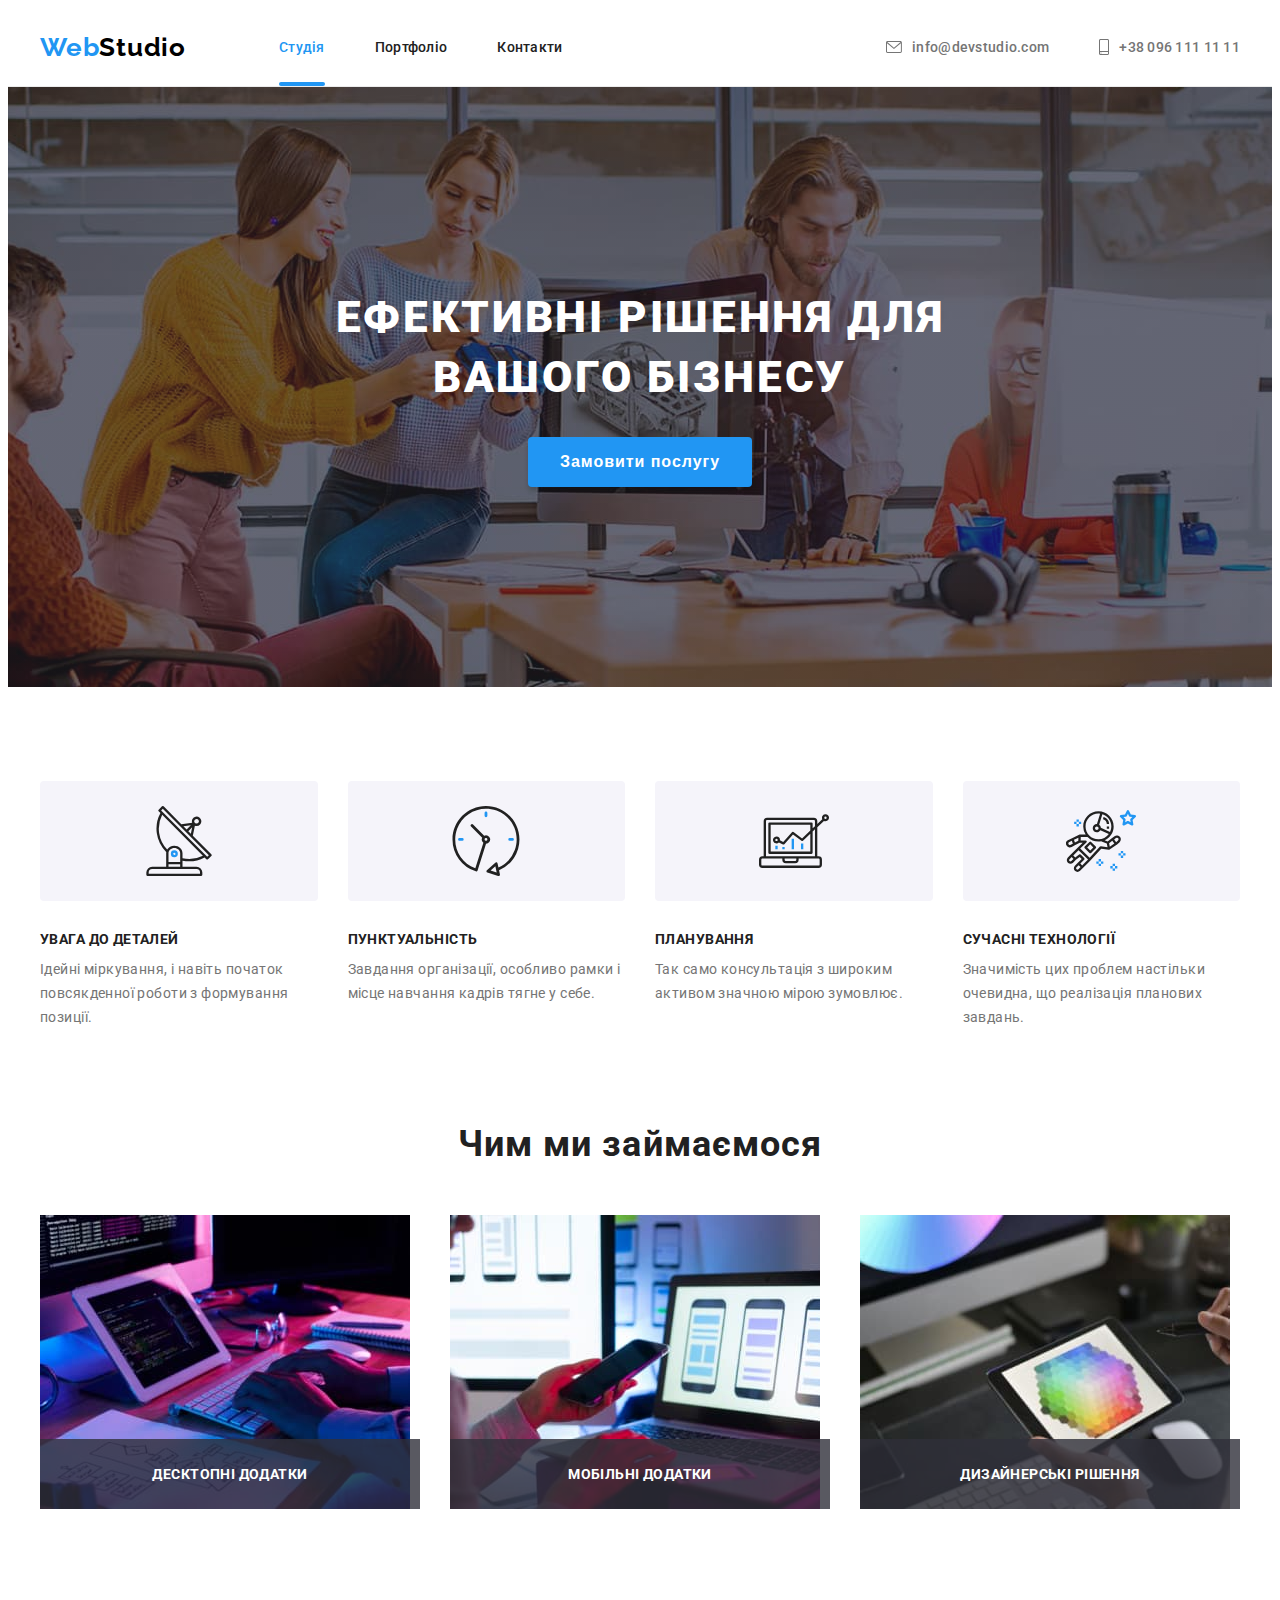
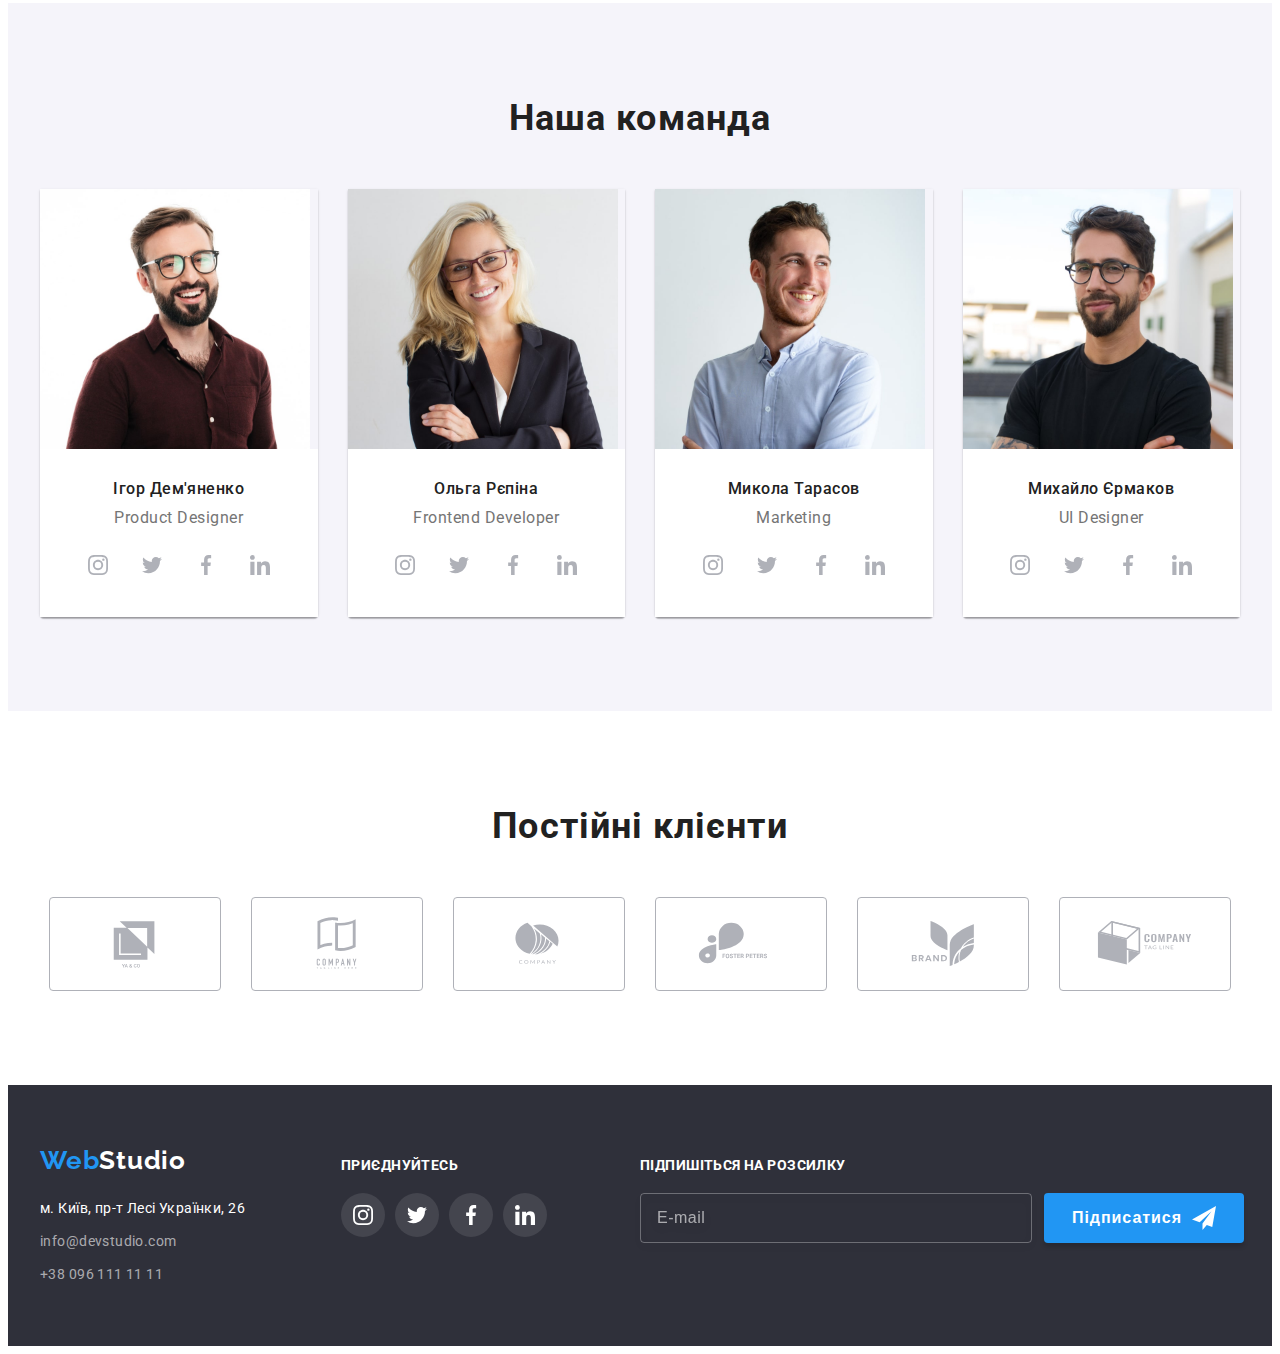
<file: index.html>
<!DOCTYPE html>
<html lang="uk">
  <head>
    <meta charset="UTF-8" />
    <meta http-equiv="X-UA-Compatible" content="IE=edge" />
    <meta name="viewport" content="width=device-width, initial-scale=1.0" />
    <title>Студія</title>

    <!-- Fonts -->
    <link rel="preconnect" href="https://fonts.googleapis.com" />
    <link rel="preconnect" href="https://fonts.gstatic.com" crossorigin />
    <link
      href="https://fonts.googleapis.com/css2?family=Raleway:wght@700&family=Roboto:wght@400;500;700;900&display=swap"
      rel="stylesheet"
    />

    <!--Modern-normalize-->
    <link
      rel="stylesheet"
      href="https://cdnjs.cloudflare.com/ajax/libs/modern-normalize/1.1.0/modern-normalize.min.css"
      integrity="sha512-wpPYUAdjBVSE4KJnH1VR1HeZfpl1ub8YT/NKx4PuQ5NmX2tKuGu6U/JRp5y+Y8XG2tV+wKQpNHVUX03MfMFn9Q=="
      crossorigin="anonymous"
      referrerpolicy="no-referrer"
    />

    <!-- Custom styles -->
    <link rel="stylesheet" href="./css/main.min.css" />
  </head>
  <body>
    <!-- Header section -->
    <header class="header">
      <div class="container header__container">
        <a href="./index.html" class="logo link"
          >Web<span class="logo--black">Studio</span></a
        >
        <nav>
          <ul class="header-nav__list list">
            <li class="header-nav__item">
              <a
                href="./index.html"
                class="header-nav--current header-nav__link link"
                >Студія</a
              >
            </li>
            <li class="header-nav__item">
              <a href="./portfolio.html" class="header-nav__link link"
                >Портфоліо</a
              >
            </li>
            <li class="header-nav__item">
              <a href="" class="header-nav__link link">Контакти</a>
            </li>
          </ul>
        </nav>

        <ul class="header__contact-list list">
          <li class="header-nav__item">
            <a
              href="email:info@devstudio.com"
              class="header__contact-link link"
            >
              <svg class="header__contact-icon" width="16" height="12">
                <use href="./img/icons.svg#icon-email"></use>
              </svg>
              info@devstudio.com
            </a>
          </li>
          <li class="header-nav__item">
            <a href="tel:+380961111111" class="header__contact-link link"
              ><svg class="header__contact-icon" width="10" height="16">
                <use href="./img/icons.svg#icon-smartphone"></use>
              </svg>
              +38 096 111 11 11</a
            >
          </li>
        </ul>
      </div>
    </header>

    <!-- Main section -->
    <main>
      <!--Герой-->
      <section class="hero">
        <div class="hero-container container">
          <h1 class="hero__title">Ефективні рішення для вашого бізнесу</h1>
          <button type="button" class="hero__btn btn" data-modal-open>
            Замовити послугу
          </button>
        </div>
      </section>

      <!--Особливості-->
      <section class="features">
        <div class="container">
          <h2 class="features__title" hidden>decision</h2>
          <ul class="features__list list">
            <li class="features__item">
              <div class="features__wrapper">
                <svg class="features__icon" width="70" height="70">
                  <use href="./img/icons.svg#icon-antenna"></use>
                </svg>
              </div>
              <h3 class="features__subtitle">УВАГА ДО ДЕТАЛЕЙ</h3>
              <p class="features__text">
                Ідейні міркування, і навіть початок повсякденної роботи з
                формування позиції.
              </p>
            </li>
            <li class="features__item">
              <div class="features__wrapper">
                <svg class="features__icon" width="70" height="70">
                  <use href="./img/icons.svg#icon-clock"></use>
                </svg>
              </div>
              <h3 class="features__subtitle">ПУНКТУАЛЬНІСТЬ</h3>
              <p class="features__text">
                Завдання організації, особливо рамки і місце навчання кадрів
                тягне у себе.
              </p>
            </li>
            <li class="features__item">
              <div class="features__wrapper">
                <svg class="features__icon" width="70" height="70">
                  <use href="./img/icons.svg#icon-diagram"></use>
                </svg>
              </div>
              <h3 class="features__subtitle">ПЛАНУВАННЯ</h3>
              <p class="features__text">
                Так само консультація з широким активом значною мірою зумовлює.
              </p>
            </li>
            <li class="features__item">
              <div class="features__wrapper">
                <svg class="features__icon" width="70" height="70">
                  <use href="./img/icons.svg#icon-astronaut"></use>
                </svg>
              </div>
              <h3 class="features__subtitle">СУЧАСНІ ТЕХНОЛОГІЇ</h3>
              <p class="features__text">
                Значимість цих проблем настільки очевидна, що реалізація
                планових завдань.
              </p>
            </li>
          </ul>
        </div>
      </section>

      <!--Чим ми займаємося-->
      <section class="work section">
        <div class="container">
          <h2 class="work__title title">Чим ми займаємося</h2>
          <ul class="work__list list">
            <li class="work__item">
              <img
                src="./img/about-img-1.jpg"
                alt="studio-work"
                width="370"
                height="294"
              />
              <div class="work__overlay">
                <p class="work__ovarlay-text">Десктопні додатки</p>
              </div>
            </li>
            <li class="work__item">
              <img
                src="./img/about-img-2.jpg"
                alt="studio-work"
                width="370"
                height="294"
              />
              <div class="work__overlay">
                <p class="work__ovarlay-text">Мобільні додатки</p>
              </div>
            </li>
            <li class="work__item">
              <img
                src="./img/about-img-3.jpg"
                alt="studio-work"
                width="370"
                height="294"
              />
              <div class="work__overlay">
                <p class="work__ovarlay-text">Дизайнерські рішення</p>
              </div>
            </li>
          </ul>
        </div>
      </section>

      <!--Наша команда-->
      <section class="team">
        <div class="container">
          <h2 class="team__title title">Наша команда</h2>
          <ul class="team__list list">
            <li class="team__card-item">
              <img
                src="./img/team-card-1.jpg"
                alt="team-card"
                width="270"
                height="260"
              />
              <div class="team__wrappe">
                <h3 class="team__subtitle">Ігор Дем'яненко</h3>
                <p class="team__text" lang="en">Product Designer</p>

                <ul class="socials list">
                  <li class="socials__item">
                    <a
                      class="social__link link"
                      href="https://www.instagram.com"
                      target="_blank"
                      rel="noopener noreferrer"
                      aria-label="Instagram"
                    >
                      <svg class="socials__icon" width="20" height="20">
                        <use href="./img/icons.svg#icon-instagram"></use>
                      </svg>
                    </a>
                  </li>
                  <li class="socials__item">
                    <a
                      class="social__link link"
                      href="https://twitter.com"
                      target="_blank"
                      rel="noopener noreferrer"
                      aria-label="Twitter"
                    >
                      <svg class="socials__icon" width="20" height="20">
                        <use href="./img/icons.svg#icon-twitter"></use>
                      </svg>
                    </a>
                  </li>
                  <li class="socials__item">
                    <a
                      class="social__link link"
                      href="https://facebook.com"
                      target="_blank"
                      rel="noopener noreferrer"
                      aria-label="Facebook"
                    >
                      <svg class="socials__icon" width="20" height="20">
                        <use href="./img/icons.svg#icon-facebook"></use>
                      </svg>
                    </a>
                  </li>
                  <li class="socials__item">
                    <a
                      class="social__link link"
                      href="https://www.linkedin.com/"
                      target="_blank"
                      rel="noopener noreferrer"
                      aria-label="Linkedin"
                    >
                      <svg class="socials__icon" width="20" height="20">
                        <use href="./img/icons.svg#icon-linkedin"></use>
                      </svg>
                    </a>
                  </li>
                </ul>
              </div>
            </li>
            <li class="team__card-item">
              <img
                src="./img/team-card-2.jpg"
                alt="team-card"
                width="270"
                height="260"
              />
              <div class="team__wrappe">
                <h3 class="team__subtitle">Ольга Рєпіна</h3>
                <p class="team__text" lang="en">Frontend Developer</p>

                <ul class="socials list">
                  <li class="socials__item">
                    <a
                      class="social__link link"
                      href="https://www.instagram.com"
                      target="_blank"
                      rel="noopener noreferrer"
                      aria-label="Instagram"
                    >
                      <svg class="socials__icon" width="20" height="20">
                        <use href="./img/icons.svg#icon-instagram"></use>
                      </svg>
                    </a>
                  </li>
                  <li class="socials__item">
                    <a
                      class="social__link link"
                      href="https://twitter.com"
                      target="_blank"
                      rel="noopener noreferrer"
                      aria-label="Twitter"
                    >
                      <svg class="socials__icon" width="20" height="20">
                        <use href="./img/icons.svg#icon-twitter"></use>
                      </svg>
                    </a>
                  </li>
                  <li class="socials__item">
                    <a
                      class="social__link link"
                      href="https://facebook.com"
                      target="_blank"
                      rel="noopener noreferrer"
                      aria-label="Facebook"
                    >
                      <svg class="socials__icon" width="20" height="20">
                        <use href="./img/icons.svg#icon-facebook"></use>
                      </svg>
                    </a>
                  </li>
                  <li class="socials__item">
                    <a
                      class="social__link link"
                      href="https://www.linkedin.com/"
                      target="_blank"
                      rel="noopener noreferrer"
                      aria-label="Linkedin"
                    >
                      <svg class="socials__icon" width="20" height="20">
                        <use href="./img/icons.svg#icon-linkedin"></use>
                      </svg>
                    </a>
                  </li>
                </ul>
              </div>
            </li>
            <li class="team__card-item">
              <img
                src="./img/team-card-3.jpg"
                alt="team-card"
                width="270"
                height="260"
              />
              <div class="team__wrappe">
                <h3 class="team__subtitle">Микола Тарасов</h3>
                <p class="team__text" lang="en">Marketing</p>

                <ul class="socials list">
                  <li class="socials__item">
                    <a
                      class="social__link link"
                      href="https://www.instagram.com"
                      target="_blank"
                      rel="noopener noreferrer"
                      aria-label="Instagram"
                    >
                      <svg class="socials__icon" width="20" height="20">
                        <use href="./img/icons.svg#icon-instagram"></use>
                      </svg>
                    </a>
                  </li>
                  <li class="socials__item">
                    <a
                      class="social__link link"
                      href="https://twitter.com"
                      target="_blank"
                      rel="noopener noreferrer"
                      aria-label="Twitter"
                    >
                      <svg class="socials__icon" width="20" height="20">
                        <use href="./img/icons.svg#icon-twitter"></use>
                      </svg>
                    </a>
                  </li>
                  <li class="socials__item">
                    <a
                      class="social__link link"
                      href="https://facebook.com"
                      target="_blank"
                      rel="noopener noreferrer"
                      aria-label="Facebook"
                    >
                      <svg class="socials__icon" width="20" height="20">
                        <use href="./img/icons.svg#icon-facebook"></use>
                      </svg>
                    </a>
                  </li>
                  <li class="socials__item">
                    <a
                      class="social__link link"
                      href="https://www.linkedin.com/"
                      target="_blank"
                      rel="noopener noreferrer"
                      aria-label="Linkedin"
                    >
                      <svg class="socials__icon" width="20" height="20">
                        <use href="./img/icons.svg#icon-linkedin"></use>
                      </svg>
                    </a>
                  </li>
                </ul>
              </div>
            </li>
            <li class="team__card-item">
              <img
                src="./img/team-card-4.jpg"
                alt="team-card"
                width="270"
                height="260"
              />
              <div class="team__wrappe">
                <h3 class="team__subtitle">Михайло Єрмаков</h3>
                <p class="team__text" lang="en">UI Designer</p>

                <ul class="socials list">
                  <li class="socials__item">
                    <a
                      class="social__link link"
                      href="https://www.instagram.com"
                      target="_blank"
                      rel="noopener noreferrer"
                      aria-label="Instagram"
                    >
                      <svg class="socials__icon" width="20" height="20">
                        <use href="./img/icons.svg#icon-instagram"></use>
                      </svg>
                    </a>
                  </li>
                  <li class="socials__item">
                    <a
                      class="social__link link"
                      href="https://twitter.com"
                      target="_blank"
                      rel="noopener noreferrer"
                      aria-label="Twitter"
                    >
                      <svg class="socials__icon" width="20" height="20">
                        <use href="./img/icons.svg#icon-twitter"></use>
                      </svg>
                    </a>
                  </li>
                  <li class="socials__item">
                    <a
                      class="social__link link"
                      href="https://facebook.com"
                      target="_blank"
                      rel="noopener noreferrer"
                      aria-label="Facebook"
                    >
                      <svg class="socials__icon" width="20" height="20">
                        <use href="./img/icons.svg#icon-facebook"></use>
                      </svg>
                    </a>
                  </li>
                  <li class="socials__item">
                    <a
                      class="social__link link"
                      href="https://www.linkedin.com/"
                      target="_blank"
                      rel="noopener noreferrer"
                      aria-label="Linkedin"
                    >
                      <svg class="socials__icon" width="20" height="20">
                        <use href="./img/icons.svg#icon-linkedin"></use>
                      </svg>
                    </a>
                  </li>
                </ul>
              </div>
            </li>
          </ul>
        </div>
      </section>
      <!--Постійні клієнти-->
      <section class="clients">
        <div class="container">
          <h2 class="clients__title title">Постійні клієнти</h2>
          <ul class="clients__list list">
            <li class="clients__item">
              <a
                class="clients__link"
                href=""
                target="_blank"
                rel="noopener noreferrer"
              >
                <svg class="clients__icon" width="106" height="60">
                  <use href="./img/icons.svg#icon-Logo"></use>
                </svg>
              </a>
            </li>
            <li class="clients__item">
              <a
                class="clients__link"
                href=""
                target="_blank"
                rel="noopener noreferrer"
              >
                <svg class="clients__icon" width="106" height="60">
                  <use href="./img/icons.svg#icon-Logo-1"></use>
                </svg>
              </a>
            </li>
            <li class="clients__item">
              <a
                class="clients__link"
                href=""
                target="_blank"
                rel="noopener noreferrer"
              >
                <svg class="clients__icon" width="106" height="60">
                  <use href="./img/icons.svg#icon-Logo-2"></use>
                </svg>
              </a>
            </li>
            <li class="clients__item">
              <a
                class="clients__link"
                href=""
                target="_blank"
                rel="noopener noreferrer"
              >
                <svg class="clients__icon" width="106" height="60">
                  <use href="./img/icons.svg#icon-Logo-3"></use>
                </svg>
              </a>
            </li>
            <li class="clients__item">
              <a
                class="clients__link"
                href=""
                target="_blank"
                rel="noopener noreferrer"
              >
                <svg class="clients__icon" width="106" height="60">
                  <use href="./img/icons.svg#icon-Logo-4"></use>
                </svg>
              </a>
            </li>
            <li class="clients__item">
              <a
                class="clients__link"
                href=""
                target="_blank"
                rel="noopener noreferrer"
              >
                <svg class="clients__icon" width="106" height="60">
                  <use href="./img/icons.svg#icon-Logo-5"></use>
                </svg>
              </a>
            </li>
          </ul>
        </div>
      </section>
    </main>

    <!-- Footer section -->
    <footer class="footer">
      <div class="footer-section">
        <div class="footer-wrap container">
          <div class="footer__nav">
            <a href="./index.html" class="logo link"
              >Web<span class="logo--white">Studio</span></a
            >

            <address class="footer__address">
              <ul class="footer__address-list list">
                <li class="footer__address-item">
                  <a
                    class="footer__address-link link"
                    href="https://goo.gl/maps/YuygyRmskys3fxmU9"
                    target="_blank"
                    rel="noopener noreferrer nofollow"
                    >м. Київ, пр-т Лесі Українки, 26</a
                  >
                </li>
                <li class="footer__address-item">
                  <a
                    class="footer__contact-link link"
                    href="mailto:info@devstudio.com"
                    >info@devstudio.com</a
                  >
                </li>
                <li class="footer__address-item">
                  <a class="footer__contact-link link" href="tel:+380961111111"
                    >+38 096 111 11 11</a
                  >
                </li>
              </ul>
            </address>
          </div>
          <div class="footer__social">
            <b class="footer__social-text">приєднуйтесь</b>
            <ul class="socials list">
              <li class="socials__item">
                <a
                  class="footer__social-link social__link link"
                  href="https://www.instagram.com"
                  target="_blank"
                  rel="noopener noreferrer"
                  aria-label="Instagram"
                >
                  <svg class="socials__icon" width="20" height="20">
                    <use href="./img/icons.svg#icon-instagram"></use>
                  </svg>
                </a>
              </li>
              <li class="socials__item">
                <a
                  class="footer__social-link social__link link"
                  href="https://twitter.com"
                  target="_blank"
                  rel="noopener noreferrer"
                  aria-label="Twitter"
                >
                  <svg class="socials__icon" width="20" height="20">
                    <use href="./img/icons.svg#icon-twitter"></use>
                  </svg>
                </a>
              </li>
              <li class="socials__item">
                <a
                  class="footer__social-link social__link link"
                  href="https://facebook.com"
                  target="_blank"
                  rel="noopener noreferrer"
                  aria-label="Facebook"
                >
                  <svg class="socials__icon" width="20" height="20">
                    <use href="./img/icons.svg#icon-facebook"></use>
                  </svg>
                </a>
              </li>
              <li class="socials__item">
                <a
                  class="footer__social-link social__link link"
                  href="https://www.linkedin.com/"
                  target="_blank"
                  rel="noopener noreferrer"
                  aria-label="Linkedin"
                >
                  <svg class="socials__icon" width="20" height="20">
                    <use href="./img/icons.svg#icon-linkedin"></use>
                  </svg>
                </a>
              </li>
            </ul>
          </div>
          <div class="footer__subscribe">
            <p class="footer__subscribe--text">Підпишіться на розсилку</p>
            <form
              class="footer__subscribe-form"
              name="subscribe_form"
              autocomplete="on"
              novalidate
            >
              <input
                class="footer__subscribe-input"
                type="email"
                placeholder="E-mail"
                required
                minlength="2"
              />
              <button class="footer__subscribe-btn btn" type="submit">
                <span class="footer__subscribe-btn-text">Підписатися</span>
                <svg class="footer__subscribe-icon" width="24" height="24">
                  <use href="./img/icons.svg#icon-icon-send"></use>
                </svg>
              </button>
            </form>
          </div>
        </div>
      </div>
    </footer>

    <!--Модальне вікно-->
    <div class="backdrop is-hidden" data-modal>
      <div class="modal">
        <button class="modal__close-btn btn" data-modal-close>
          <svg class="modal__icon" width="18" height="18">
            <use href="./img/icons.svg#icon-close-btn"></use>
          </svg>
        </button>
        <strong class="modal__lable"
          >Залиште свої дані, ми вам передзвонимо</strong
        >
        <form class="modal__form" name="modal_form">
          <div class="modal__form-group" role="group">
            <label class="modal__form-label" for="user_name">Ім'я</label>
            <div class="modal__form-wrapper">
              <input
                class="modal__form-field"
                type="text"
                name="user_name"
                id="user_name"
                minlength="3"
                required
              />
              <svg class="modal__form-icon" width="18" height="18">
                <use href="./img/icons.svg#icon-person-black"></use>
              </svg>
            </div>
            <label class="modal__form-label" for="user_phone">Телефон</label>
            <div class="modal__form-wrapper">
              <input
                class="modal__form-field"
                type="tel"
                name="user_phone"
                id="user_phone"
                minlength="3"
                required
              />
              <svg class="modal__form-icon" width="18" height="18">
                <use href="./img/icons.svg#icon-phone-black"></use>
              </svg>
            </div>
            <label class="modal__form-label" for="user_email">Пошта</label>
            <div class="modal__form-wrapper">
              <input
                class="modal__form-field"
                type="email"
                name="user_email"
                id="user_email"
                minlength="3"
                required
              />
              <svg class="modal__form-icon" width="18" height="18">
                <use href="./img/icons.svg#icon-email-black"></use>
              </svg>
            </div>
            <label class="modal__form-label" for="user_message">Коментар</label>
            <textarea
              placeholder="Введіть текст"
              class="modal__form-message"
              name="user_message"
              id="user_message"
              rows="6"
            ></textarea>
          </div>
          <div class="modal__form-agreement" role="group">
            <input
              class="modal__form-checkbox"
              type="checkbox"
              id="user_agreement"
              required
            />
            <label class="modal__agreement-label" for="user_agreement"
              >Погоджуюся з розсилкою та приймаю
              <a class="modal__agreement-link" href="">Умови договору</a>
            </label>
          </div>
          <button class="modal__form-btn" type="submit">Відправити</button>
        </form>
      </div>
    </div>

    <script src="./modal.js"></script>
  </body>
</html>
</file>
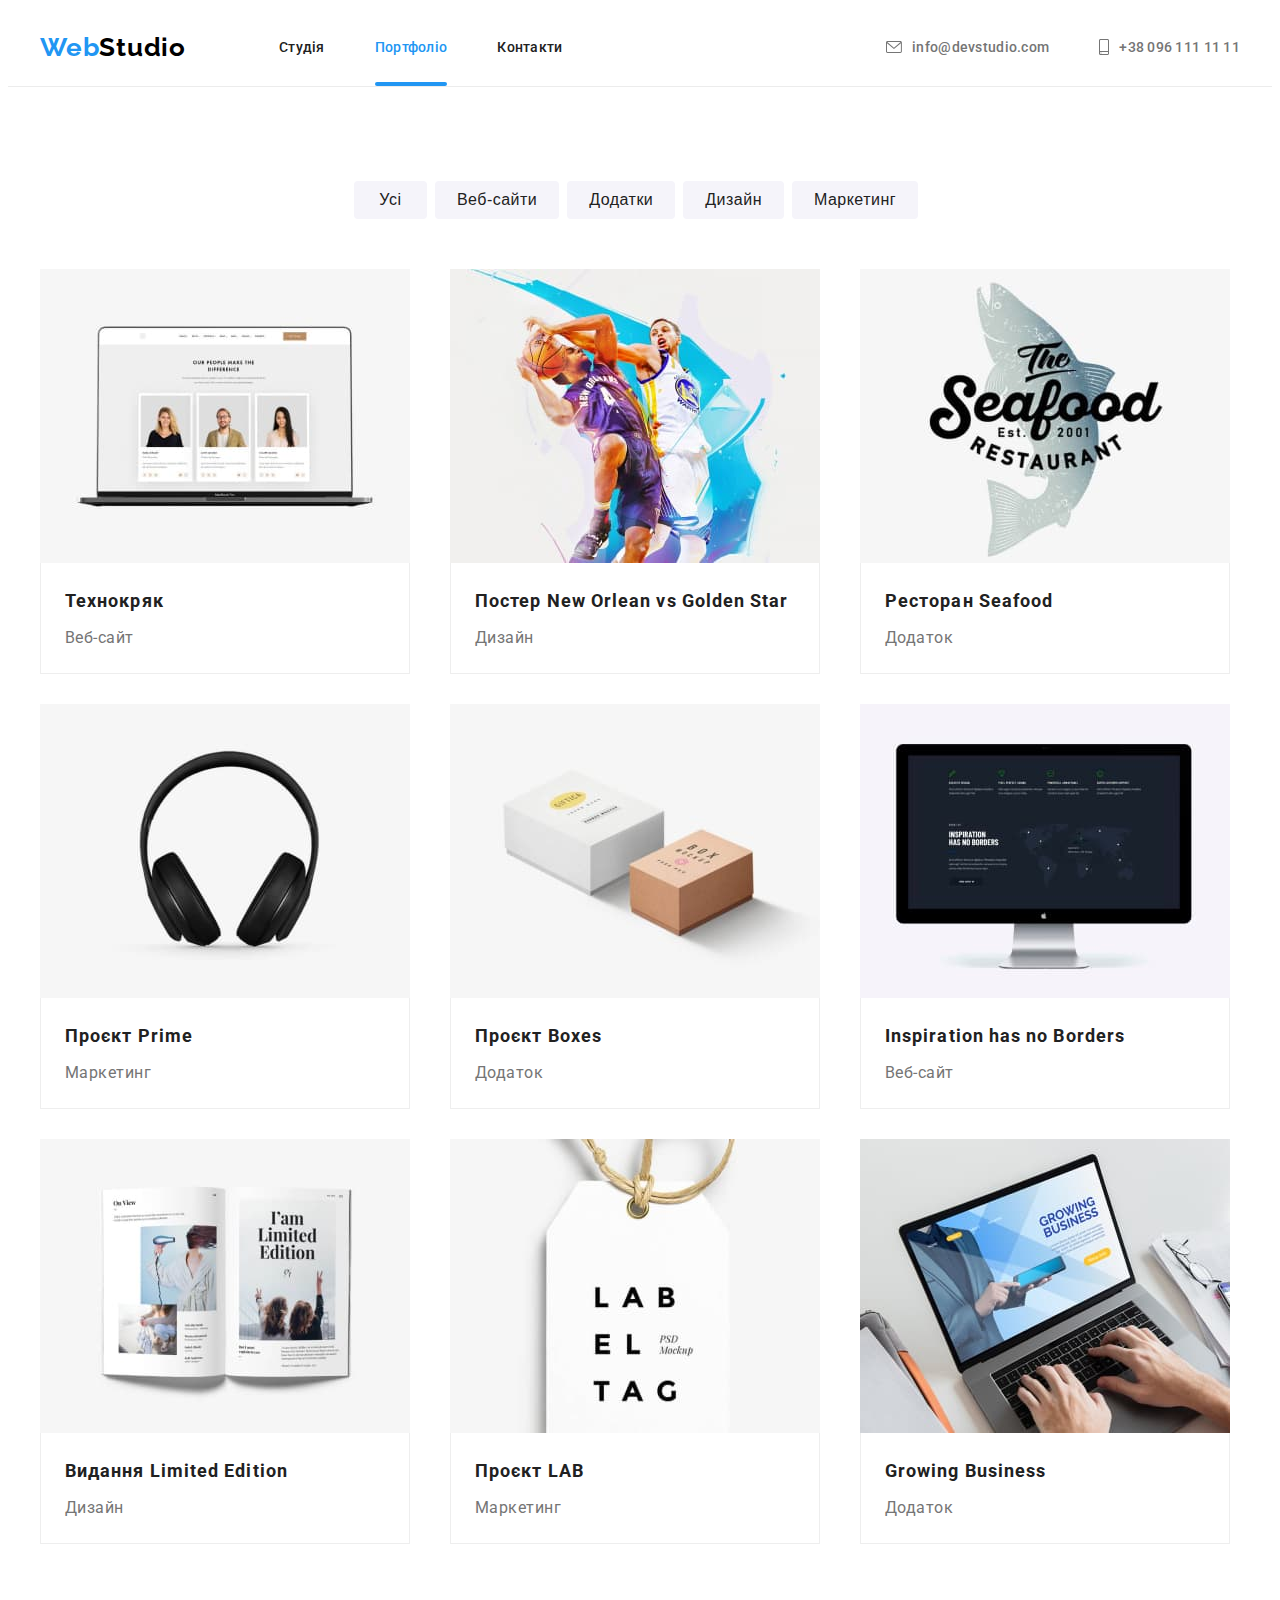
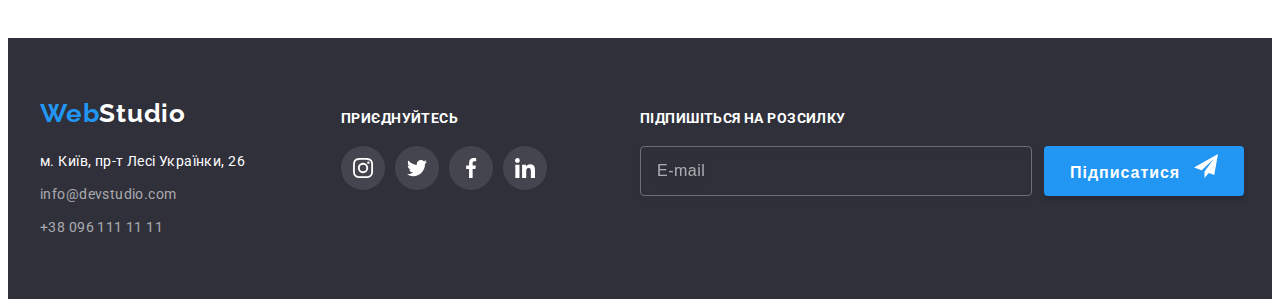
<file: portfolio.html>
<!DOCTYPE html>
<html lang="uk">
  <head>
    <meta charset="UTF-8" />
    <meta http-equiv="X-UA-Compatible" content="IE=edge" />
    <meta name="viewport" content="width=device-width, initial-scale=1.0" />
    <title>Портфоліо</title>
    <link rel="preconnect" href="https://fonts.googleapis.com" />
    <link rel="preconnect" href="https://fonts.gstatic.com" crossorigin />
    <link
      href="https://fonts.googleapis.com/css2?family=Raleway:wght@700&family=Roboto:wght@400;500;700;900&display=swap"
      rel="stylesheet"
    />
    <!--Modern-normalize-->
    <link
      rel="stylesheet"
      href="https://cdnjs.cloudflare.com/ajax/libs/modern-normalize/1.1.0/modern-normalize.min.css"
      integrity="sha512-wpPYUAdjBVSE4KJnH1VR1HeZfpl1ub8YT/NKx4PuQ5NmX2tKuGu6U/JRp5y+Y8XG2tV+wKQpNHVUX03MfMFn9Q=="
      crossorigin="anonymous"
      referrerpolicy="no-referrer"
    />
    <link rel="stylesheet" href="./css/main.min.css" />
  </head>
  <body>
    <header class="header">
      <div class="container header__container">
        <a href="./index.html" class="logo link"
          >Web<span class="logo--black">Studio</span></a
        >
        <nav>
          <ul class="header-nav__list list">
            <li class="header-nav__item">
              <a href="./index.html" class="header-nav__link link">Студія</a>
            </li>
            <li class="header-nav__item">
              <a
                href="./portfolio.html"
                class="header-nav--current header-nav__link link"
                >Портфоліо</a
              >
            </li>
            <li class="header-nav__item">
              <a href="" class="header-nav__link link">Контакти</a>
            </li>
          </ul>
        </nav>

        <ul class="header__contact-list list">
          <li class="header-nav__item">
            <a
              href="email:info@devstudio.com"
              class="header__contact-link link"
            >
              <svg class="header__contact-icon" width="16" height="12">
                <use href="./img/icons.svg#icon-email"></use>
              </svg>
              info@devstudio.com
            </a>
          </li>
          <li class="header-nav__item">
            <a href="tel:+380961111111" class="header__contact-link link"
              ><svg class="header__contact-icon" width="10" height="16">
                <use href="./img/icons.svg#icon-smartphone"></use>
              </svg>
              +38 096 111 11 11</a
            >
          </li>
        </ul>
      </div>
    </header>

    <main>
      <section class="projects">
        <div class="container">
          <ul class="project__filter-list list">
            <li class="project__filter-item">
              <button class="project__filter-btn btn" type="button">Усі</button>
            </li>
            <li class="project__filter-item">
              <button class="project__filter-btn btn" type="button">
                Веб-сайти
              </button>
            </li>
            <li class="project__filter-item">
              <button class="project__filter-btn btn" type="button">
                Додатки
              </button>
            </li>
            <li class="project__filter-item">
              <button class="project__filter-btn btn" type="button">
                Дизайн
              </button>
            </li>
            <li class="project__filter-item">
              <button class="project__filter-btn btn" type="button">
                Маркетинг
              </button>
            </li>
          </ul>
          <h1 hidden>Projects</h1>
          <ul class="project__list list">
            <li class="project__item">
              <a class="project__link link" href="">
                <div class="project__wrapper-card">
                  <img
                    class="project__card"
                    src="./img/project-1.jpg"
                    alt="project"
                    width="370"
                    height="294"
                  />

                  <div class="project__overlay">
                    <div class="project__description">
                      <p class="project__description-text">
                        Ресурс пропонує комплексні пропозиції з різним рівнем
                        функціоналу та сервісів. Все це дозволить відвідувачу
                        отримати вичерпні відомості про компанію чи приватну
                        особу.
                      </p>
                    </div>
                  </div>
                </div>

                <div class="project__wrap">
                  <h2 class="project__title">Технокряк</h2>
                  <p class="project__text">Веб-сайт</p>
                </div>
              </a>
            </li>
            <li class="project__item">
              <a class="project__link link" href="">
                <div class="project__wrapper-card">
                  <img
                    class="project__card"
                    src="./img/project-2.jpg"
                    alt="project"
                    width="370"
                    height="294"
                  />
                  <div class="project__overlay"></div>
                </div>
                <div class="project__wrap">
                  <h2 class="project__title">
                    Постер New Orlean vs Golden Star
                  </h2>
                  <p class="project__text">Дизайн</p>
                </div>
              </a>
            </li>
            <li class="project__item">
              <a class="project__link link" href="">
                <div class="project__wrapper-card">
                  <img
                    class="project__card"
                    src="./img/project-3.jpg"
                    alt="project"
                    width="370"
                    height="294"
                  />
                  <div class="project__overlay"></div>
                </div>
                <div class="project__wrap">
                  <h2 class="project__title">Ресторан Seafood</h2>
                  <p class="project__text">Додаток</p>
                </div>
              </a>
            </li>
            <li class="project__item">
              <a class="project__link link" href="">
                <div class="project__wrapper-card">
                  <img
                    class="project__card"
                    src="./img/project-4.jpg"
                    alt="project"
                    width="370"
                    height="294"
                  />
                  <div class="project__overlay"></div>
                </div>
                <div class="project__wrap">
                  <h2 class="project__title">Проєкт Prime</h2>
                  <p class="project__text">Маркетинг</p>
                </div>
              </a>
            </li>
            <li class="project__item">
              <a class="project__link link" href="">
                <div class="project__wrapper-card">
                  <img
                    class="project__card"
                    src="./img/project-5.jpg"
                    alt="project"
                    width="370"
                    height="294"
                  />
                  <div class="project__overlay"></div>
                </div>
                <div class="project__wrap">
                  <h2 class="project__title">Проєкт Boxes</h2>
                  <p class="project__text">Додаток</p>
                </div>
              </a>
            </li>
            <li class="project__item">
              <a class="project__link link" href="">
                <div class="project__wrapper-card">
                  <img
                    class="project__card"
                    src="./img/project-6.jpg"
                    alt="project"
                    width="370"
                    height="294"
                  />
                  <div class="project__overlay"></div>
                </div>
                <div class="project__wrap">
                  <h2 class="project__title">Inspiration has no Borders</h2>
                  <p class="project__text">Веб-сайт</p>
                </div>
              </a>
            </li>
            <li class="project__item">
              <a class="project__link link" href="">
                <div class="project__wrapper-card">
                  <img
                    class="project__card"
                    src="./img/project-7.jpg"
                    alt="project"
                    width="370"
                    height="294"
                  />
                  <div class="project__overlay"></div>
                </div>
                <div class="project__wrap">
                  <h2 class="project__title">Видання Limited Edition</h2>
                  <p class="project__text">Дизайн</p>
                </div>
              </a>
            </li>
            <li class="project__item">
              <a class="project__link link" href="">
                <div class="project__wrapper-card">
                  <img
                    class="project__card"
                    src="./img/project-8.jpg"
                    alt="project"
                    width="370"
                    height="294"
                  />
                  <div class="project__overlay"></div>
                </div>
                <div class="project__wrap">
                  <h2 class="project__title">Проєкт LAB</h2>
                  <p class="project__text">Маркетинг</p>
                </div>
              </a>
            </li>
            <li class="project__item">
              <a class="project__link link" href="">
                <div class="project__wrapper-card">
                  <img
                    class="project__card"
                    src="./img/project-9.jpg"
                    alt="project"
                    width="370"
                    height="294"
                  />
                  <div class="project__overlay"></div>
                </div>
                <div class="project__wrap">
                  <h2 class="project__title">Growing Business</h2>
                  <p class="project__text">Додаток</p>
                </div>
              </a>
            </li>
          </ul>
        </div>
      </section>
    </main>

    <footer class="footer">
      <div class="footer-section">
        <div class="footer-wrap container">
          <div class="footer__nav">
            <a href="./index.html" class="logo link"
              >Web<span class="logo--white">Studio</span></a
            >

            <address class="footer__address">
              <ul class="footer__address-list list">
                <li class="footer__address-item">
                  <a
                    class="footer__address-link link"
                    href="https://goo.gl/maps/YuygyRmskys3fxmU9"
                    target="_blank"
                    rel="noopener noreferrer nofollow"
                    >м. Київ, пр-т Лесі Українки, 26</a
                  >
                </li>
                <li class="footer__address-item">
                  <a
                    class="footer__contact-link link"
                    href="mailto:info@devstudio.com"
                    >info@devstudio.com</a
                  >
                </li>
                <li class="footer__address-item">
                  <a class="footer__contact-link link" href="tel:+380961111111"
                    >+38 096 111 11 11</a
                  >
                </li>
              </ul>
            </address>
          </div>
          <div class="footer__social">
            <b class="footer__social-text">приєднуйтесь</b>
            <ul class="socials list">
              <li class="socials__item">
                <a
                  class="footer__social-link social__link link"
                  href="https://www.instagram.com"
                  target="_blank"
                  rel="noopener noreferrer"
                  aria-label="Instagram"
                >
                  <svg class="socials__icon" width="20" height="20">
                    <use href="./img/icons.svg#icon-instagram"></use>
                  </svg>
                </a>
              </li>
              <li class="socials__item">
                <a
                  class="footer__social-link social__link link"
                  href="https://twitter.com"
                  target="_blank"
                  rel="noopener noreferrer"
                  aria-label="Twitter"
                >
                  <svg class="socials__icon" width="20" height="20">
                    <use href="./img/icons.svg#icon-twitter"></use>
                  </svg>
                </a>
              </li>
              <li class="socials__item">
                <a
                  class="footer__social-link social__link link"
                  href="https://facebook.com"
                  target="_blank"
                  rel="noopener noreferrer"
                  aria-label="Facebook"
                >
                  <svg class="socials__icon" width="20" height="20">
                    <use href="./img/icons.svg#icon-facebook"></use>
                  </svg>
                </a>
              </li>
              <li class="socials__item">
                <a
                  class="footer__social-link social__link link"
                  href="https://www.linkedin.com/"
                  target="_blank"
                  rel="noopener noreferrer"
                  aria-label="Linkedin"
                >
                  <svg class="socials__icon" width="20" height="20">
                    <use href="./img/icons.svg#icon-linkedin"></use>
                  </svg>
                </a>
              </li>
            </ul>
          </div>
          <div class="footer__subscribe">
            <p class="footer__subscribe--text">Підпишіться на розсилку</p>
            <form
              class="footer__subscribe-form"
              name="subscribe_form"
              autocomplete="on"
              novalidate
            >
              <input
                class="footer__subscribe-input"
                type="email"
                placeholder="E-mail"
                required
                minlength="2"
              />
              <button class="footer__subscribe-btn" type="submit">
                <span class="footer__subscribe-btn-text">Підписатися</span>
                <svg class="footer__subscribe-icon" width="24" height="24">
                  <use href="./img/icons.svg#icon-icon-send"></use>
                </svg>
              </button>
            </form>
          </div>
        </div>
      </div>
    </footer>
  </body>
</html>
</file>
<file: css/main.min.css>
:root{--main-font: roboto, sans-serif;--secondary-font: Raleway, sans-serif;--primary-text-color: #212121;--title-text-color: #ffffff;--secondary-text-color: #757575;--accent-color: #2196f3;--footer-color: #2f303a;--filter-btn-color: #f5f4fa;--studio-footer-color: #000000;--border-header-color: #ececec;--border-projects-color: #eeeeee;--bg-header-color: #c4c4c4;--socials-icon-color: #afb1b8;--timing-function: cubic-bezier(0.4, 0, 0.2, 1)}.projects,.clients,.team,.work,.features{padding-top:94px;padding-bottom:94px}body{font-family:var(--main-font);color:var(--primary-text-color);background-color:var(--title-text-color)}.list{padding:0;margin:0;list-style:none}.link{text-decoration:none}h1,h2,h3,h4,h5,h6,p{padding:0;margin:0}img{display:block;max-width:100%;height:auto}.section{padding-top:94px;padding-bottom:94px}.container{width:1200px;padding-left:15px;padding-right:15px;margin-left:auto;margin-right:auto}.title{margin-bottom:50px;font-size:36px;line-height:1.1666666667;letter-spacing:.03em;text-align:center}.btn{display:-webkit-inline-box;display:-ms-inline-flexbox;display:inline-flex;-webkit-box-pack:center;-ms-flex-pack:center;justify-content:center;-webkit-box-align:center;-ms-flex-align:center;align-items:center;cursor:pointer}.hero__btn{padding:10px 32px;min-width:216px;min-height:50px;font-size:16px;font-weight:700;line-height:1.875;letter-spacing:.06em;color:var(--title-text-color);background-color:var(--accent-color);-webkit-box-shadow:0px 4px 4px rgba(0,0,0,.15);box-shadow:0px 4px 4px rgba(0,0,0,.15);border-radius:4px;border:rgba(0,0,0,0)}.footer__subscribe-btn{min-width:200px;min-height:50px;background:var(--accent-color);-webkit-box-shadow:0px 4px 4px rgba(0,0,0,.15);box-shadow:0px 4px 4px rgba(0,0,0,.15);border-radius:4px;border:none}.footer__subscribe-btn-text{margin-right:10px;font-size:16px;font-weight:700;line-height:1.875;letter-spacing:.06em;color:var(--title-text-color)}.footer__subscribe-icon{fill:var(--title-text-color)}.project__filter-btn{padding:6px 22px;min-width:73px;min-height:38px;font-size:16px;font-weight:500;line-height:1.625;letter-spacing:.03em;color:var(--primary-text-color);text-align:center;background-color:var(--filter-btn-color);border-radius:4px;border:rgba(0,0,0,0);-webkit-transition-property:color,background-color,-webkit-box-shadow;transition-property:color,background-color,-webkit-box-shadow;transition-property:color,background-color,box-shadow;transition-property:color,background-color,box-shadow,-webkit-box-shadow;-webkit-transition-duration:250px;transition-duration:250px;-webkit-transition-timing-function:var(--timing-function);transition-timing-function:var(--timing-function)}.project__filter-btn:hover,.project__filter-btn:focus{color:var(--title-text-color);background-color:var(--accent-color);-webkit-box-shadow:0px 3px 1px rgba(0,0,0,.1),0px 1px 2px rgba(0,0,0,.08),0px 2px 2px rgba(0,0,0,.12);box-shadow:0px 3px 1px rgba(0,0,0,.1),0px 1px 2px rgba(0,0,0,.08),0px 2px 2px rgba(0,0,0,.12);border-radius:4px}.modal__close-btn{position:absolute;top:8px;right:8px;padding:0;width:30px;height:30px;background:var(--title-text-color);border-radius:50%;border:1px solid rgba(0,0,0,.1)}.modal__form-btn{display:block;margin:0 auto;padding:10px 52px;min-width:200px;min-height:50px;font-size:16px;font-weight:700;line-height:1.875;letter-spacing:.06em;color:var(--title-text-color);-webkit-box-align:center;-ms-flex-align:center;align-items:center;text-align:center;background-color:var(--accent-color);-webkit-box-shadow:0px 4px 4px rgba(0,0,0,.15);box-shadow:0px 4px 4px rgba(0,0,0,.15);border-color:rgba(0,0,0,0);border-radius:4px;cursor:pointer;-webkit-transition-property:-webkit-box-shadow;transition-property:-webkit-box-shadow;transition-property:box-shadow;transition-property:box-shadow, -webkit-box-shadow;-webkit-transition-duration:250px;transition-duration:250px;-webkit-transition-timing-function:var(--timing-function);transition-timing-function:var(--timing-function)}.modal__form-btn:hover,.modal__form-btn:focus{-webkit-box-shadow:0px 4px 4px rgba(0,0,0,.15);box-shadow:0px 4px 4px rgba(0,0,0,.15)}.header{border-bottom:1px solid var(--border-header-color)}.header__container{display:-webkit-box;display:-ms-flexbox;display:flex;-webkit-box-align:center;-ms-flex-align:center;align-items:center}.header-nav__list{display:-webkit-box;display:-ms-flexbox;display:flex;margin-left:93px}.header-nav__list .header-nav__item:not(:last-child){margin-right:50px}.header-nav__link{position:relative;color:var(--primary-text-color);-webkit-transition-property:color;transition-property:color;-webkit-transition-duration:250px;transition-duration:250px;-webkit-transition-timing-function:var(--timing-function);transition-timing-function:var(--timing-function)}.header-nav--current.header-nav__link{color:var(--accent-color)}.header-nav--current.header-nav__link::after{content:"";position:absolute;left:0;bottom:0;display:block;width:100%;height:4px;background-color:var(--accent-color);border-radius:2px}.header-nav__link,.header__contact-link{display:block;padding-top:31px;padding-bottom:31px;font-size:14px;font-weight:500;line-height:1.1428571429;letter-spacing:.02em}.header-nav__link:hover,.header-nav__link:focus,.header__contact-link:hover,.header__contact-link:focus{color:var(--accent-color)}.header__contact-list{display:-webkit-box;display:-ms-flexbox;display:flex;margin-left:auto}.header__contact-list .header-nav__item+.header-nav__item{margin-left:50px}.header__contact-link{display:-webkit-box;display:-ms-flexbox;display:flex;-webkit-box-align:center;-ms-flex-align:center;align-items:center;gap:10px;color:var(--secondary-text-color);-webkit-transition-property:color;transition-property:color;-webkit-transition-duration:250px;transition-duration:250px;-webkit-transition-timing-function:var(--timing-function);transition-timing-function:var(--timing-function)}.header__contact-link:hover,.header__contact-link:focus{color:var(--accent-color)}.header__contact-icon{fill:currentColor}.logo{font-family:var(--secondary-font);font-size:26px;font-weight:700;line-height:1.1923076923;letter-spacing:.03em;color:var(--accent-color);-webkit-transition-property:color;transition-property:color;-webkit-transition-duration:250px;transition-duration:250px;-webkit-transition-timing-function:var(--timing-function);transition-timing-function:var(--timing-function)}.logo:focus,.logo:hover{color:var(--accent-color)}.logo--black{color:var(--studio-footer-color)}.logo--white{color:var(--title-text-color)}.hero{max-width:1600px;padding:200px 0;margin:0 auto;text-align:center;background-color:var(--bg-header-color);background-image:-webkit-gradient(linear, left top, right top, from(rgba(47, 48, 58, 0.4)), to(rgba(47, 48, 58, 0.4))),url(../img/hero-bg.jpg);background-image:linear-gradient(to right, rgba(47, 48, 58, 0.4), rgba(47, 48, 58, 0.4)),url(../img/hero-bg.jpg);background-repeat:no-repeat;background-position:center;background-size:cover}.hero__title{margin-left:auto;margin-right:auto;margin-bottom:30px;width:696px;font-size:44px;font-weight:900;line-height:1.3636363636;letter-spacing:.06em;color:var(--title-text-color);text-align:center;text-transform:uppercase}.features__list{display:-webkit-box;display:-ms-flexbox;display:flex}.features__item{margin-right:30px;-ms-flex-preferred-size:calc((100% - 90px)/4);flex-basis:calc((100% - 90px)/4)}.features__item:last-child{margin-right:0}.features__wrapper{margin-bottom:30px;display:-webkit-box;display:-ms-flexbox;display:flex;-webkit-box-pack:center;-ms-flex-pack:center;justify-content:center;-webkit-box-align:center;-ms-flex-align:center;align-items:center;height:120px;background-color:var(--filter-btn-color);border-radius:4px}.features__subtitle{margin-bottom:10px;font-size:14px;line-height:1.1428571429;letter-spacing:.03em;text-transform:uppercase}.features__text{font-size:14px;line-height:1.7142857143;letter-spacing:.03em;color:var(--secondary-text-color)}.work{padding-top:0}.work__list{display:-webkit-box;display:-ms-flexbox;display:flex}.work__item{position:relative;margin-right:30px;-ms-flex-preferred-size:calc((100% - 60px)/3);flex-basis:calc((100% - 60px)/3)}.work__item:last-child{margin-right:0}.work__overlay{position:absolute;bottom:0;display:-webkit-box;display:-ms-flexbox;display:flex;-webkit-box-align:center;-ms-flex-align:center;align-items:center;-webkit-box-pack:center;-ms-flex-pack:center;justify-content:center;width:100%;height:70px;background-color:rgba(47,48,58,.8)}.work__ovarlay-text{font-size:14px;font-weight:700;line-height:1.1428571429;letter-spacing:.03em;color:var(--title-text-color);text-align:center;text-transform:uppercase}.team{background-color:var(--filter-btn-color)}.team__list{display:-webkit-box;display:-ms-flexbox;display:flex}.team__card-item{margin-right:30px;-ms-flex-preferred-size:calc((100% - 90px)/4);flex-basis:calc((100% - 90px)/4);-webkit-box-shadow:0px 1px 3px rgba(0,0,0,.12),0px 1px 1px rgba(0,0,0,.14),0px 2px 1px rgba(0,0,0,.2);box-shadow:0px 1px 3px rgba(0,0,0,.12),0px 1px 1px rgba(0,0,0,.14),0px 2px 1px rgba(0,0,0,.2);border-radius:0px 0px 4px 4px}.team__card-item:last-child{margin-right:0}.team__wrappe{padding-top:30px;padding-bottom:30px;background-color:var(--title-text-color)}.team__subtitle{margin-bottom:10px;font-size:16px;font-weight:500;line-height:1.1875;letter-spacing:.03em;text-align:center}.team__text{margin-bottom:16px;font-size:16px;line-height:1.1875;letter-spacing:.03em;color:var(--secondary-text-color);text-align:center}.socials{display:-webkit-box;display:-ms-flexbox;display:flex;-webkit-box-pack:center;-ms-flex-pack:center;justify-content:center;-webkit-box-align:center;-ms-flex-align:center;align-items:center;gap:10px}.social__link{display:-webkit-box;display:-ms-flexbox;display:flex;-webkit-box-pack:center;-ms-flex-pack:center;justify-content:center;-webkit-box-align:center;-ms-flex-align:center;align-items:center;width:44px;height:44px;background-color:var(--title-text-color);border-radius:50%;color:var(--socials-icon-color);-webkit-transition-property:color,background-color;transition-property:color,background-color;-webkit-transition-duration:250px;transition-duration:250px;-webkit-transition-timing-function:var(--timing-function);transition-timing-function:var(--timing-function)}.social__link:hover,.social__link:focus{color:var(--title-text-color);background-color:var(--accent-color)}.socials__icon{fill:currentColor}.clients__list{display:-webkit-box;display:-ms-flexbox;display:flex;-webkit-box-pack:center;-ms-flex-pack:center;justify-content:center;gap:30px}.clients__link{display:-webkit-box;display:-ms-flexbox;display:flex;-webkit-box-pack:center;-ms-flex-pack:center;justify-content:center;-webkit-box-align:center;-ms-flex-align:center;align-items:center;width:170px;height:92px;color:var(--socials-icon-color);border:1px solid #afb1b8;border-radius:4px;-webkit-transition-property:color,border;transition-property:color,border;-webkit-transition-duration:250px;transition-duration:250px;-webkit-transition-timing-function:var(--timing-function);transition-timing-function:var(--timing-function)}.clients__link:hover,.clients__link:focus{color:var(--accent-color);border:1px solid #2196f3}.clients__icon{fill:currentColor}.project__filter-list{margin-bottom:50px;display:-webkit-box;display:-ms-flexbox;display:flex;-webkit-box-pack:center;-ms-flex-pack:center;justify-content:center}.project__filter-item{margin-right:8px}.project__list{display:-webkit-box;display:-ms-flexbox;display:flex;-ms-flex-wrap:wrap;flex-wrap:wrap;gap:30px}.project__item{-ms-flex-preferred-size:calc((100% - 60px)/3);flex-basis:calc((100% - 60px)/3)}.project__link{display:inline-block;color:inherit;-webkit-transition:-webkit-box-shadow 250ms var(--timing-function);transition:-webkit-box-shadow 250ms var(--timing-function);transition:box-shadow 250ms var(--timing-function);transition:box-shadow 250ms var(--timing-function), -webkit-box-shadow 250ms var(--timing-function)}.project__link:hover,.project__link:focus{-webkit-box-shadow:0px 1px 1px rgba(0,0,0,.12),0px 4px 4px rgba(0,0,0,.06),1px 4px 6px rgba(0,0,0,.16);box-shadow:0px 1px 1px rgba(0,0,0,.12),0px 4px 4px rgba(0,0,0,.06),1px 4px 6px rgba(0,0,0,.16)}.project__wrapper-card{position:relative;overflow:hidden}.project__overlay{position:absolute;top:0;right:0;width:100%;height:100%;background-color:rgba(33,150,243,.9);-webkit-transform:translateY(100%);transform:translateY(100%);-webkit-transition:-webkit-transform 250ms var(--timing-function);transition:-webkit-transform 250ms var(--timing-function);transition:transform 250ms var(--timing-function);transition:transform 250ms var(--timing-function), -webkit-transform 250ms var(--timing-function)}.project__link:hover .project__overlay{-webkit-transform:translateY(0);transform:translateY(0)}.project__description{position:absolute;top:0;right:0;padding:63px 24px}.project__description-text{font-size:18px;line-height:1.5555555556;letter-spacing:.03em;color:var(--title-text-color)}.project__wrap{padding:20px 24px;border:1px solid var(--border-projects-color);border-top:none}.project__title{margin-bottom:4px;font-size:18px;line-height:2;letter-spacing:.06em}.project__text{font-size:16px;line-height:1.875;letter-spacing:.03em;color:var(--secondary-text-color)}.footer{padding-top:60px;padding-bottom:60px;background-color:var(--footer-color)}.footer-section{display:-webkit-box;display:-ms-flexbox;display:flex;-webkit-box-align:baseline;-ms-flex-align:baseline;align-items:baseline}.footer-wrap{display:-webkit-box;display:-ms-flexbox;display:flex}.footer__nav{padding-right:70px;-webkit-box-align:baseline;-ms-flex-align:baseline;align-items:baseline}.footer__address-list{margin-top:20px;display:-webkit-box;display:-ms-flexbox;display:flex;-ms-flex-wrap:wrap;flex-wrap:wrap;width:231px;font-style:normal;font-size:14px;line-height:1.7142857143;letter-spacing:.03em}.footer__address-item:not(:last-child){margin-bottom:9px}.footer__address-link{color:var(--title-text-color)}.footer__contact-link{color:rgba(255,255,255,.6)}.footer__social{padding:12px 93px 0 0}.footer__social-text{display:block;margin-bottom:20px;font-size:14px;line-height:1.1428571429;letter-spacing:.03em;color:var(--title-text-color);text-transform:uppercase}.footer__social-link{color:var(--title-text-color);background-color:rgba(255,255,255,.1)}.footer__subscribe{padding-top:12px}.footer__subscribe--text{margin-bottom:20px;font-size:14px;font-weight:700;line-height:1.1428571429;letter-spacing:.03em;color:var(--title-text-color);text-transform:uppercase}.footer__subscribe-form{display:-webkit-box;display:-ms-flexbox;display:flex;gap:12px}.footer__subscribe-input{width:358px;padding:14px 16px;color:rgba(255,255,255,.6);background-color:inherit;border:1px solid rgba(255,255,255,.3);-webkit-filter:drop-shadow(0px 4px 4px rgba(0, 0, 0, 0.15));filter:drop-shadow(0px 4px 4px rgba(0, 0, 0, 0.15));border-radius:4px;-webkit-transition-property:border-color;transition-property:border-color;-webkit-transition-duration:250px;transition-duration:250px;-webkit-transition-timing-function:var(--timing-function);transition-timing-function:var(--timing-function)}.footer__subscribe-input:focus,.footer__subscribe-input:hover{border-color:var(--accent-color)}.footer__subscribe-input::-webkit-input-placeholder{font-size:16px;line-height:1.25;letter-spacing:.03em;color:rgba(255,255,255,.6)}.footer__subscribe-input::-moz-placeholder{font-size:16px;line-height:1.25;letter-spacing:.03em;color:rgba(255,255,255,.6)}.footer__subscribe-input:-ms-input-placeholder{font-size:16px;line-height:1.25;letter-spacing:.03em;color:rgba(255,255,255,.6)}.footer__subscribe-input::-ms-input-placeholder{font-size:16px;line-height:1.25;letter-spacing:.03em;color:rgba(255,255,255,.6)}.footer__subscribe-input::placeholder{font-size:16px;line-height:1.25;letter-spacing:.03em;color:rgba(255,255,255,.6)}.backdrop{position:fixed;top:0;left:0;width:100%;height:100%;background-color:rgba(0,0,0,.2);-webkit-transition-property:opacity,visibility;transition-property:opacity,visibility;-webkit-transition-duration:250px;transition-duration:250px;-webkit-transition-timing-function:var(--timing-function);transition-timing-function:var(--timing-function)}.backdrop.is-hidden{opacity:0;visibility:hidden;pointer-events:none}.modal{position:absolute;top:50%;left:50%;-webkit-transform:translate(-50%, -50%);transform:translate(-50%, -50%);min-width:528px;min-height:581px;background-color:var(--title-text-color);-webkit-box-shadow:0px 1px 3px rgba(0,0,0,.12),0px 1px 1px rgba(0,0,0,.14),0px 2px 1px rgba(0,0,0,.2);box-shadow:0px 1px 3px rgba(0,0,0,.12),0px 1px 1px rgba(0,0,0,.14),0px 2px 1px rgba(0,0,0,.2);border-radius:4px;-webkit-transition-property:opacity,-webkit-transform;transition-property:opacity,-webkit-transform;transition-property:transform,opacity;transition-property:transform,opacity,-webkit-transform;-webkit-transition-duration:250px;transition-duration:250px;-webkit-transition-timing-function:var(--timing-function);transition-timing-function:var(--timing-function)}.backdrop.is-hidden .modal{opacity:0;-webkit-transform:translate(-50%, -70%);transform:translate(-50%, -70%)}.modal__icon{fill:var(--studio-footer-color);-webkit-transition-property:fill;transition-property:fill;-webkit-transition-duration:250px;transition-duration:250px;-webkit-transition-timing-function:var(--timing-function);transition-timing-function:var(--timing-function)}.modal__icon:hover,.modal__icon:focus{fill:var(--accent-color)}.modal__lable{display:block;padding-top:40px;margin-bottom:12px;font-size:20px;line-height:1.15;text-align:center;letter-spacing:.03em;color:var(--primary-text-color)}.modal__form-group{padding-left:40px;padding-right:40px;margin-bottom:20px}.modal__form-label{display:block;margin-bottom:4px;font-size:12px;line-height:1.1666666667;letter-spacing:.01em;color:var(--secondary-text-color)}.modal__form-wrapper{position:relative;margin-bottom:10px}.modal__form-field{width:100%;height:40px;padding-left:40px;padding-right:40px;border:1px solid rgba(33,33,33,.2);border-radius:4px;outline:1px solid rgba(0,0,0,0);outline-offset:-1px;-webkit-transition-property:outline;transition-property:outline;-webkit-transition-duration:250px;transition-duration:250px;-webkit-transition-timing-function:var(--timing-function);transition-timing-function:var(--timing-function)}.modal__form-field:focus{outline-color:var(--accent-color)}.modal__form-icon{position:absolute;top:50%;left:12px;-webkit-transform:translateY(-50%);transform:translateY(-50%);fill:var(--primary-text-color);-webkit-transition-property:fill;transition-property:fill;-webkit-transition-duration:250px;transition-duration:250px;-webkit-transition-timing-function:var(--timing-function);transition-timing-function:var(--timing-function)}.modal__form-field:focus+.modal__form-icon{fill:var(--accent-color)}.modal__form-label{display:block;margin-bottom:4px;font-size:12px;line-height:1.1666666667;letter-spacing:.01em;color:var(--secondary-text-color)}.modal__form-message{display:block;width:100%;height:120px;padding:12px 16px;resize:none;border:1px solid rgba(33,33,33,.2);border-radius:4px;outline:1px solid rgba(0,0,0,0);outline-offset:-1px;-webkit-transition-property:outline;transition-property:outline;-webkit-transition-duration:250px;transition-duration:250px;-webkit-transition-timing-function:var(--timing-function);transition-timing-function:var(--timing-function)}.modal__form-message:focus{outline-color:var(--accent-color)}.modal__form-message::-webkit-input-placeholder{font-size:12px;line-height:1.1666666667;letter-spacing:.01em;color:rgba(117,117,117,.5)}.modal__form-message::-moz-placeholder{font-size:12px;line-height:1.1666666667;letter-spacing:.01em;color:rgba(117,117,117,.5)}.modal__form-message:-ms-input-placeholder{font-size:12px;line-height:1.1666666667;letter-spacing:.01em;color:rgba(117,117,117,.5)}.modal__form-message::-ms-input-placeholder{font-size:12px;line-height:1.1666666667;letter-spacing:.01em;color:rgba(117,117,117,.5)}.modal__form-message::placeholder{font-size:12px;line-height:1.1666666667;letter-spacing:.01em;color:rgba(117,117,117,.5)}.modal__form-agreement{display:-webkit-box;display:-ms-flexbox;display:flex;-webkit-box-pack:center;-ms-flex-pack:center;justify-content:center;-webkit-box-align:center;-ms-flex-align:center;align-items:center;gap:10px;margin-bottom:30px}.modal__form-checkbox{-webkit-appearance:none;-moz-appearance:none;appearance:none;width:16px;height:15px;outline:1px solid rgba(0,0,0,0);outline-offset:-1px;border:1px solid var(--primary-text-color);border-radius:2px;background-position:center;background-repeat:no-repeat;background-size:0;-webkit-transition-property:background-size,background-color,outline-color;transition-property:background-size,background-color,outline-color;-webkit-transition-duration:250px;transition-duration:250px;-webkit-transition-timing-function:var(--timing-function);transition-timing-function:var(--timing-function)}.modal__form-checkbox:checked{outline-color:var(--accent-color);background-color:var(--accent-color);background-image:url("data:image/svg+xml,%3Csvg width='13' height='10' viewBox='0 0 13 10' fill='none' xmlns='http://www.w3.org/2000/svg'%3E%3Cpath d='M1.95703 4.75166L1.88825 4.68604L1.81923 4.75141L0.93123 5.59258L0.854858 5.66492L0.930974 5.73753L4.42671 9.07236L4.49574 9.1382L4.56476 9.07236L12.069 1.91352L12.1449 1.84116L12.069 1.76881L11.1873 0.927644L11.1183 0.861826L11.0493 0.927611L4.49577 7.17353L1.95703 4.75166Z' fill='white' stroke='white' stroke-width='0.2'/%3E%3C/svg%3E");background-size:11px 8px}.modal__agreement-label{font-size:14px;line-height:1.7142857143;letter-spacing:.03em;color:var(--secondary-text-color);-webkit-user-select:none;-moz-user-select:none;-ms-user-select:none;user-select:none}.modal__agreement-link{line-height:24px/false;letter-spacing:.03em;color:var(--accent-color);-webkit-text-decoration-line:underline;text-decoration-line:underline;text-underline-offset:3px}/*# sourceMappingURL=main.min.css.map */
</file>
